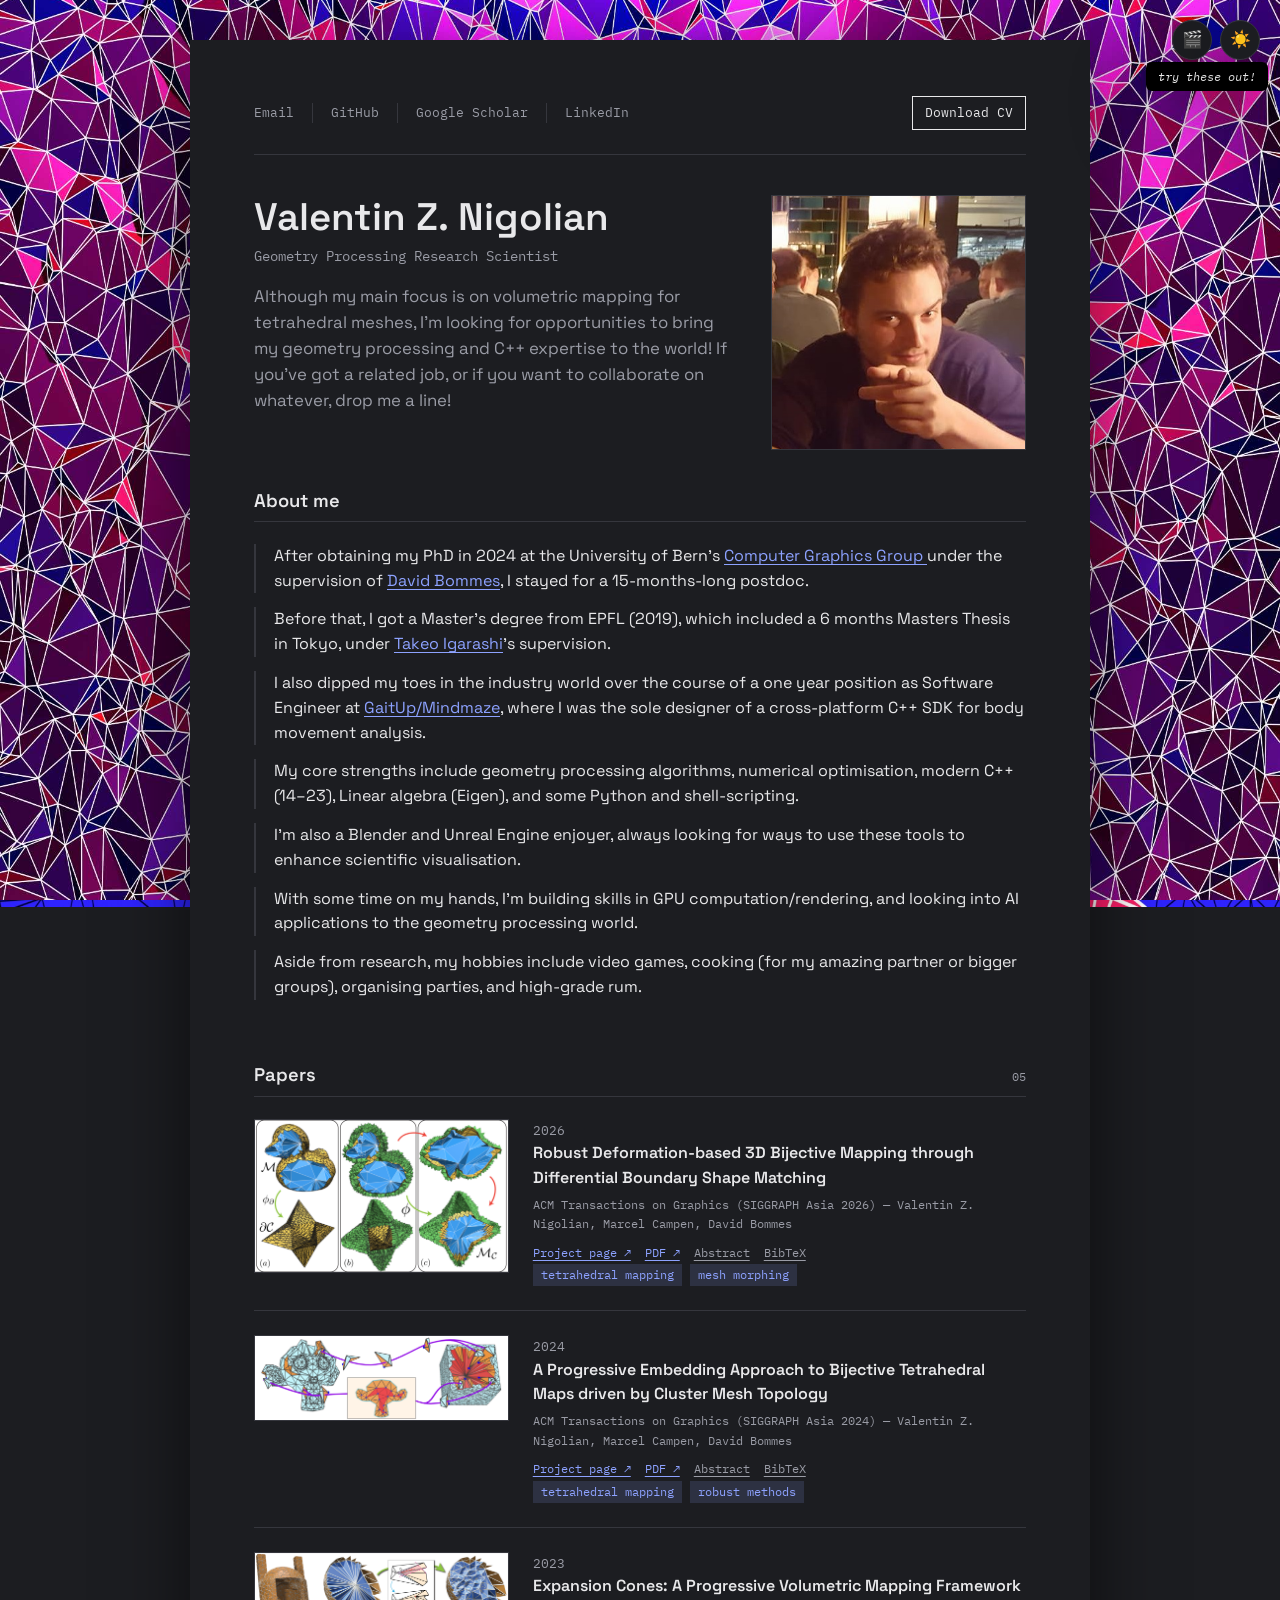
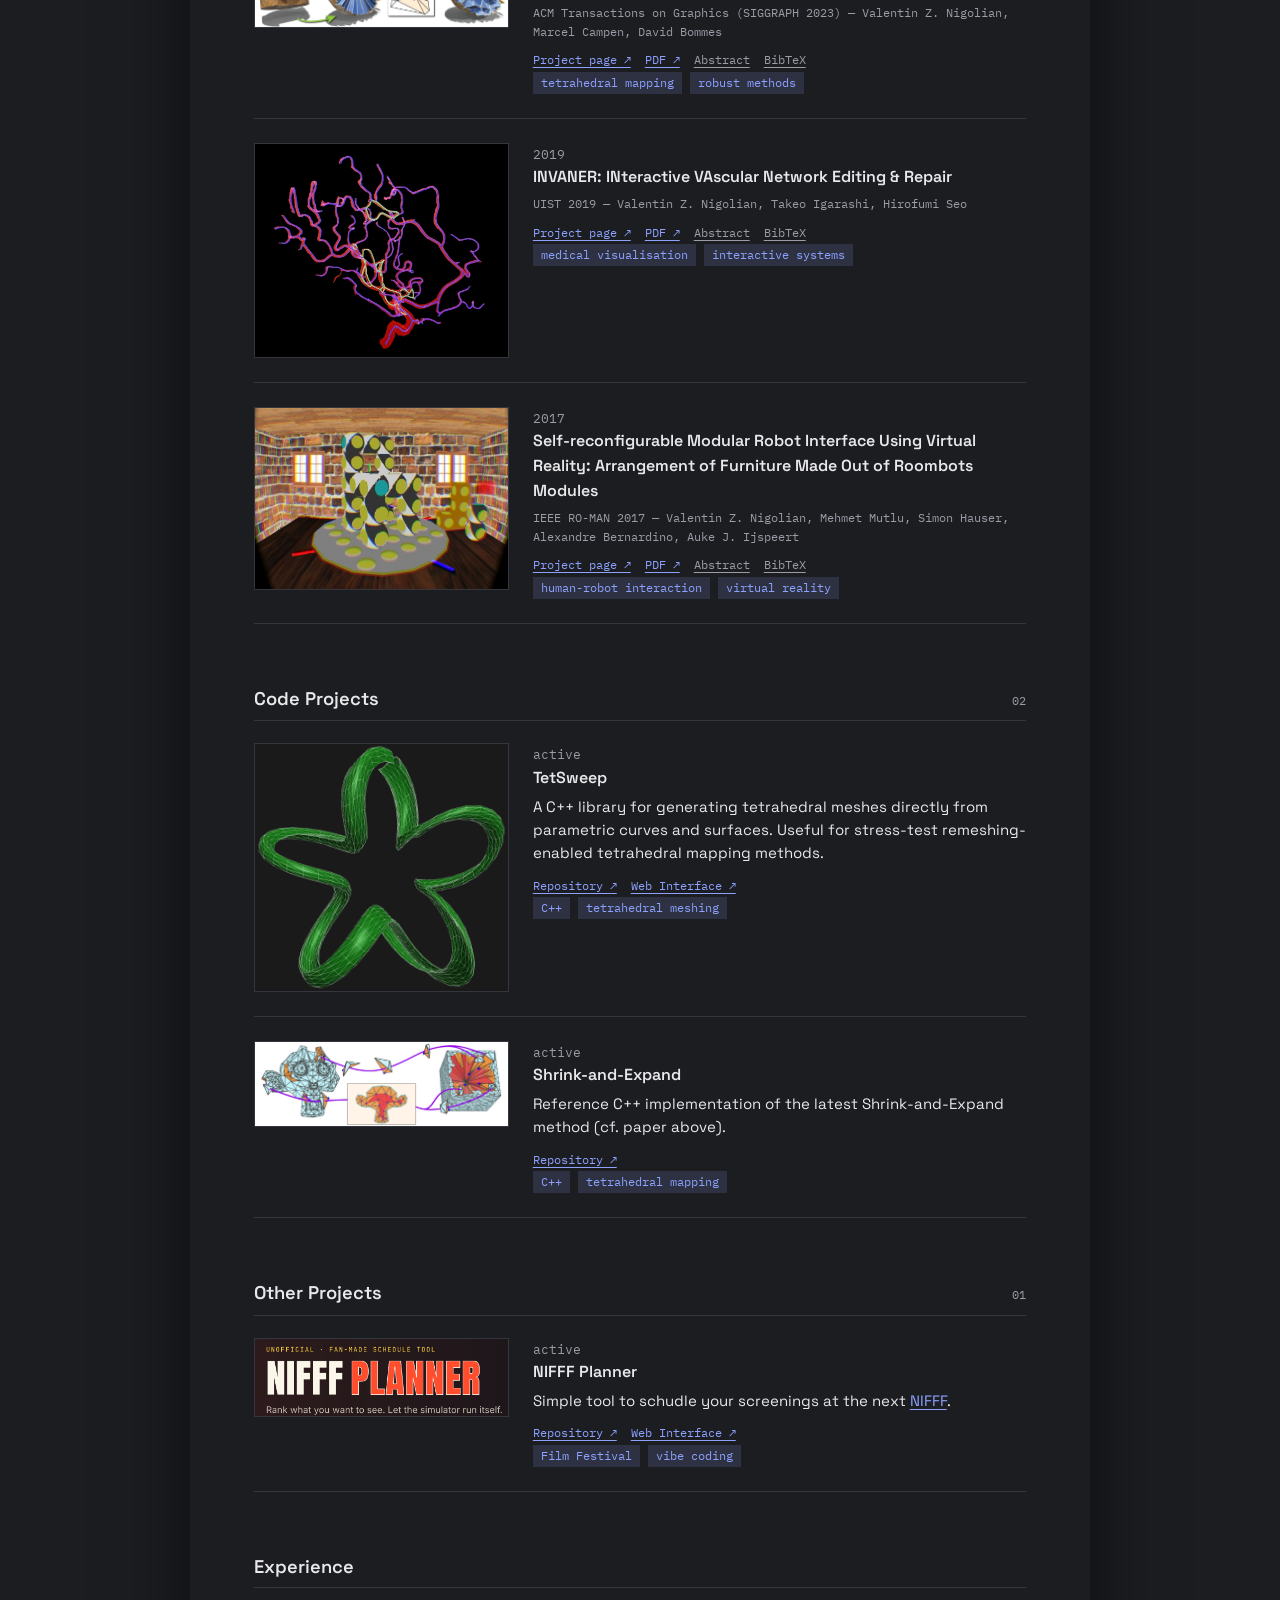
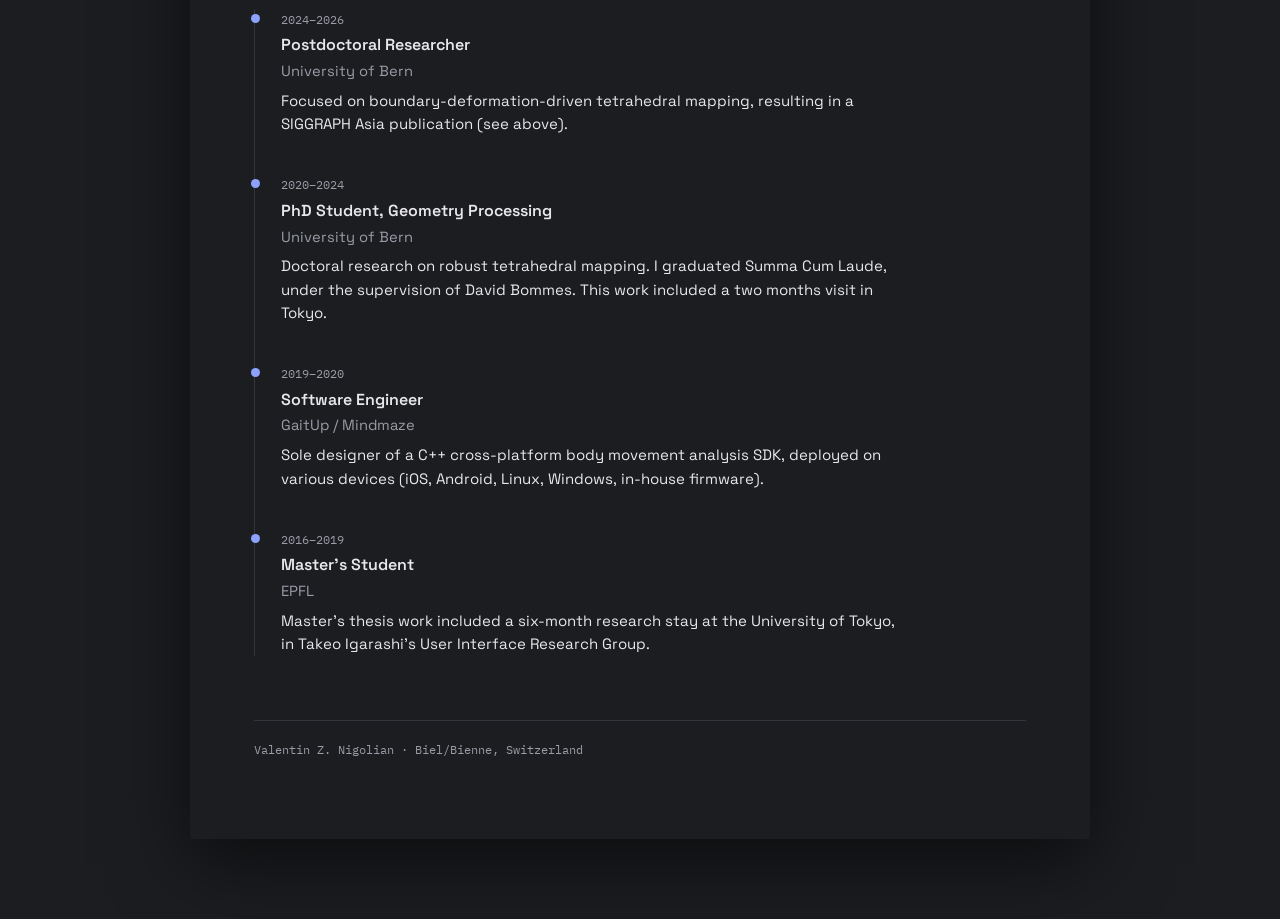
<file: index.html>
<!DOCTYPE html>
<html lang="en">
<head>
<meta charset="UTF-8" />
<meta name="viewport" content="width=device-width, initial-scale=1.0" />
<title>Valentin Z. Nigolian — Geometry Processing Researcher</title>
<meta name="description" content="Valentin Nigolian — research on volumetric mapping for tetrahedral meshes, and C++ engineering for geometry processing." />
<link rel="preconnect" href="https://fonts.googleapis.com" />
<link rel="preconnect" href="https://fonts.gstatic.com" crossorigin />
<link href="https://fonts.googleapis.com/css2?family=Space+Grotesk:wght@400;500;600&family=IBM+Plex+Mono:wght@400;500&display=swap" rel="stylesheet" />
<link rel="stylesheet" href="styles.css" />
<!-- Backdrop image: preloaded so the browser starts fetching it right
     away instead of waiting to parse styles.css first, which is what
     caused the visible pop-in. This preloads the DARK image since dark
     is the default theme — someone who has chosen light before will
     load images/bg-light.jpg a moment later instead (no preload for
     that one, since we can't know their saved choice this early without
     giving up the preload's head start). Update this path if you rename
     images/bg-dark.jpg. -->
<link rel="preload" as="image" href="images/bg-dark.jpg" fetchpriority="high" />
<script>
  // Applied before first paint so there's no flash of the wrong theme.
  // Dark is the default whenever the person hasn't chosen one before.
  (function () {
    var saved = localStorage.getItem("theme");
    document.documentElement.dataset.theme = saved === "light" ? "light" : "dark";
  })();

  // Sets the starting backdrop mode ("animation", always) before first
  // paint too (rather than leaving it to background-live.js, which only
  // runs after the page has already been parsed and painted at least
  // once) — and stores it on window so background-live.js reads this SAME
  // value instead of hardcoding its own copy. The html[data-bg-mode=...]
  // rule in styles.css uses this same attribute to hide body's static
  // background-image from the very first paint for voronoi/circles, in
  // case the mode is later switched to one of those before this script's
  // own first draw — animation mode itself deliberately leaves body's
  // photo showing, as its own loading-fallback.
  (function () {
    window.__initialBgMode = "animation";
    document.documentElement.dataset.bgMode = "animation";
  })();
</script>
</head>
<body>

<!-- Interactive backdrop: hidden (display:none) in "animation" mode, where
     the two layer divs below paint instead. See background-live.js for the
     Voronoi/Delaunay logic. -->
<canvas id="bg-canvas" aria-hidden="true"></canvas>

<!-- Only used in "animation" mode: two stacked, scroll-scrubbed frame
     images cross-faded between (layer B on top, its opacity is the
     fractional part of the current scroll-to-frame position) so scrolling
     between two adjacent frames dissolves smoothly instead of hard-cutting
     — see updateAnimationFrame() in background-live.js. Hidden the rest of
     the time; body's own theme background-image (styles.css) shows through
     beneath them whenever a frame hasn't loaded yet, so there's a sane
     fallback instead of a blank flash while frames are still loading. -->
<div id="bg-anim-layer-a" class="bg-anim-layer" aria-hidden="true"></div>
<div id="bg-anim-layer-b" class="bg-anim-layer" aria-hidden="true"></div>

<button id="bg-mode-toggle" class="theme-toggle bg-mode-toggle" type="button" aria-label="Switch backdrop mode">🔺</button>
<button id="theme-toggle" class="theme-toggle" type="button" aria-label="Switch between light and dark theme">🌙</button>

<!-- Only shown in "voronoi" mode (see applyMode() in background-live.js),
     sitting right below the two corner buttons. A single on/off setting
     reads more usably as a checkbox than a lone radio button, which can't
     be toggled back off by clicking it again. -->
<div id="voronoi-controls" class="bg-controls-panel" hidden>
  <label class="bg-controls-row">
    <input type="checkbox" id="voronoi-smooth-checkbox" />
    smooth
  </label>
  <label class="bg-controls-row">
    drag
    <input type="number" id="voronoi-drag-distance" min="1" max="200" step="1" />
    px
  </label>
</div>

<!-- Only shown in "circles" mode. "repulse" is a different kind of
     smoothing than Voronoi's "smooth": overlapping clusters gently push
     each other apart instead of relaxing points toward Voronoi-cell
     centroids. -->
<div id="circles-controls" class="bg-controls-panel" hidden>
  <label class="bg-controls-row">
    <input type="checkbox" id="circle-repulse-checkbox" />
    repulse
  </label>
</div>

<!-- Three-stage hint, entirely in-memory (see the hintStage state machine
     in background-live.js) — always starts here on every reload, hard or
     soft, nothing persisted:
       1. This one ("try these out!"), sitting just below the two corner
          buttons, blinking slowly.
       2. Once either corner button has actually been used, this one hides
          and #bg-click-hint below takes over instead (only actually shown
          while in "voronoi"/"circles" mode though, since "animation"
          doesn't respond to clicking the backdrop at all).
       3. Once the backdrop itself has been clicked at least once, that one
          disappears too, for the rest of this visit. -->
<div id="bg-hint" class="bg-hint" aria-hidden="true">
  <div class="bg-hint-box">try these out!</div>
</div>

<!-- Stage 2 of the hint above — sitting to the LEFT of the two corner
     buttons instead of below them. See updateHintVisibility() in
     background-live.js. -->
<div id="bg-click-hint" class="bg-click-hint" aria-hidden="true" hidden>
  <div class="bg-click-hint-box">click anywhere on the background!</div>
</div>

<main>
  <div class="content">

    <div class="topbar mono" id="topbar"></div>

    <div class="hero">
      <div>
        <h1 data-site-name></h1>
        <div class="hero-role mono" data-site-role></div>
        <p class="tagline" data-site-tagline></p>
      </div>
      <div class="hero-visuals">
        <div class="profile-pic-wrap">
          <img id="profile-pic" src="images/black_square.png" alt="" />
        </div>
      </div>
    </div>

    <section id="about" aria-labelledby="about-h">
      <div class="section-heading">
        <h2 id="about-h">About me</h2>
      </div>
      <ul class="about-list" id="about-list"></ul>
    </section>

    <section id="papers" aria-labelledby="papers-h">
      <div class="section-heading">
        <h2 id="papers-h">Papers</h2>
        <span class="section-count mono" id="papers-count">00</span>
      </div>
      <div class="entry-list" id="papers-list"></div>
    </section>

    <section id="code-projects" aria-labelledby="code-projects-h">
      <div class="section-heading">
        <h2 id="code-projects-h">Code Projects</h2>
        <span class="section-count mono" id="code-projects-count">00</span>
      </div>
      <div class="entry-list" id="code-projects-list"></div>
    </section>

    <section id="other-projects" aria-labelledby="other-projects-h">
      <div class="section-heading">
        <h2 id="other-projects-h">Other Projects</h2>
        <span class="section-count mono" id="other-projects-count">00</span>
      </div>
      <div class="entry-list" id="other-projects-list"></div>
    </section>

    <section id="awards" aria-labelledby="awards-h">
      <div class="section-heading">
        <h2 id="awards-h">Awards & Funding</h2>
        <span class="section-count mono" id="awards-count">00</span>
      </div>
      <div class="entry-list" id="awards-list"></div>
    </section>

    <section id="experience" aria-labelledby="experience-h">
      <div class="section-heading">
        <h2 id="experience-h">Experience</h2>
      </div>
      <div class="timeline" id="experience-timeline"></div>
    </section>

    <footer>
      <span data-site-name></span> · Biel/Bienne, Switzerland
    </footer>

  </div>
</main>

<script src="vendor/d3-delaunay.min.js"></script>
<script src="background-live.js"></script>
<script src="data.js"></script>
<script src="script.js"></script>
</body>
</html>
</file>
<file: styles.css>
/* ---------------------------------------------------------------------
   Tokens — dark theme is the default; [data-theme="light"] overrides
   below. Everything else in this file reads these variables rather than
   hardcoding colors, so the whole page (including the center column)
   follows whichever theme is active.
--------------------------------------------------------------------- */
:root {
  --paper: #1c1d21;
  --paper-alt: #26272c;
  --ink: #e8e8ea;
  --muted: #9a9ca6;
  --line: #35363d;
  --accent: #8da2ff;
  --accent-dim: #8da2ff26;

  /* Tint laid over the backdrop image so it stays legible/muted behind
     the center column, regardless of the image's own colors. */
  --backdrop-tint: rgba(10, 10, 12, 0.0);
  --content-shadow: 0 25px 70px rgba(0, 0, 0, 0.55);
  /* Swap these two filenames for your own dark/light backdrop images —
     nothing else needs to change, the toggle already switches this. */
  --bg-image: url("images/bg-dark.jpg");

  --font-display: "Space Grotesk", -apple-system, BlinkMacSystemFont, sans-serif;
  --font-mono: "IBM Plex Mono", ui-monospace, SFMono-Regular, Menlo, monospace;

  /* Ideal max width of the whole centered column on a wide screen — nav,
     hero, about, and every entry row (image + text) all size off this one
     value. Tweak this single number to make the page narrower or wider;
     the entry thumbnail stays exactly 1/3 of it automatically. */
  --content-w: 900px;
  --gutter: clamp(24px, 5vw, 64px);
}

:root[data-theme="light"] {
  --paper: #fafaf8;
  --paper-alt: #f1f1ec;
  --ink: #17181c;
  --muted: #6b6d76;
  --line: #dcdcd6;
  --accent: #2648d6;
  --accent-dim: #2648d61a;

  --backdrop-tint: rgba(255, 255, 255, 0.0);
  --content-shadow: 0 25px 70px rgba(0, 0, 0, 0.15);
  --bg-image: url("images/bg-light.jpg");
}

* {
  box-sizing: border-box;
}

html {
  -webkit-text-size-adjust: 100%;
  scroll-behavior: smooth;
}

@media (prefers-reduced-motion: reduce) {
  html {
    scroll-behavior: auto;
  }
}

body {
  margin: 0;
  color: var(--ink);
  font-family: var(--font-display);
  font-size: 16px;
  line-height: 1.55;

  /* Placeholder backdrop — one image per theme, via --bg-image (declared
     per theme up in :root / [data-theme="light"] above). Swap those two
     url()s for your own images whenever you have them; nothing else
     needs to change. The tint keeps it muted behind the (opaque) center
     column and adapts with the theme. */
  background-color: var(--paper);
  background-image: linear-gradient(var(--backdrop-tint), var(--backdrop-tint)), var(--bg-image);
  /* "cover" is the only setting that guarantees the image always fills
     the full viewport with zero letterbox bands, on any window shape —
     it scales up whichever dimension is short, then crops the other.
     Trade-off: which side gets cropped (and how much) shifts with the
     window's aspect ratio, so a wide window may crop the sides while a
     narrow one crops top/bottom instead. There's no setting that avoids
     all cropping AND guarantees full coverage on every window shape. */
  background-size: cover;
  background-position: center;
  background-attachment: fixed;
  background-repeat: no-repeat;
}

/* The inline script in index.html's <head> picks the random starting
   backdrop mode before first paint and stores it as html[data-bg-mode].
   "voronoi"/"circles" fully replace body's background with the canvas the
   moment background-live.js runs (see #bg-canvas below) — but that's a
   beat after the page's first paint, so without this rule body's own
   static photo would still get one visible frame first. Hiding it here,
   keyed off the same attribute, means that frame never happens. Left
   alone for "animation": there, body's photo is the deliberate fallback
   while frames are loading, so it should keep showing at first paint. */
html[data-bg-mode="voronoi"] body,
html[data-bg-mode="circles"] body {
  background-image: none;
}

img {
  max-width: 100%;
  display: block;
}

a {
  color: var(--accent);
  text-decoration-thickness: 1px;
  text-underline-offset: 3px;
}

a:hover {
  text-decoration-thickness: 2px;
}

:focus-visible {
  outline: 2px solid var(--accent);
  outline-offset: 3px;
}

h1, h2, h3 {
  font-family: var(--font-display);
  line-height: 1.15;
  margin: 0;
  font-weight: 600;
}

p {
  margin: 0 0 1em;
  max-width: 62ch;
}

.mono {
  font-family: var(--font-mono);
}

/* ---------------------------------------------------------------------
   Layout shell: centered single content column
--------------------------------------------------------------------- */
main {
  width: 100%;
  padding: 40px var(--gutter) 80px;
}

.content {
  max-width: var(--content-w);
  margin: 0 auto;
  background: var(--paper);
  box-shadow: var(--content-shadow);
  padding: 56px var(--gutter) 80px;
  /* Explicitly stacked above #bg-canvas (z-index: 0) — see the comment
     there for why this pair of non-negative z-indices, rather than a
     negative one on the canvas, is what actually makes the backdrop
     clickable in its margins while staying behind the visible card. */
  position: relative;
  z-index: 1;
}

@media (max-width: 860px) {
  main {
    padding: 20px var(--gutter) 40px;
  }
  .content {
    padding-top: 32px;
  }
}

/* ---------------------------------------------------------------------
   Theme toggle — corner button, dark is the default theme.

   position: absolute rather than fixed (also true of .bg-controls-panel,
   .bg-hint and .bg-click-hint below) — scrolls away with the rest of the
   page instead of staying pinned to the viewport. On a phone-sized
   screen a pinned button/hint sits on top of the content underneath it
   for the entire scroll, which is much more of a nuisance than on
   desktop; scrolling it away with the page (it's only ever needed near
   the top anyway, right when the backdrop is first seen) avoids that.
   The backdrop itself (#bg-canvas, .bg-anim-layer) stays position: fixed
   — only this UI chrome moves.
--------------------------------------------------------------------- */
.theme-toggle {
  position: absolute;
  top: 20px;
  right: 20px;
  z-index: 10;
  width: 40px;
  height: 40px;
  border-radius: 50%;
  border: 1px solid var(--line);
  background: var(--paper);
  color: var(--ink);
  font-size: 1.05rem;
  line-height: 1;
  cursor: pointer;
  display: flex;
  align-items: center;
  justify-content: center;
  box-shadow: var(--content-shadow);
}

.theme-toggle:hover {
  border-color: var(--accent);
}

/* The backdrop-mode button sits just to the left of the theme toggle. */
.bg-mode-toggle {
  right: 68px;
}

/* Per-mode controls panel — one instance for "voronoi" (#voronoi-controls:
   "smooth" + "drag") and one for "circles" (#circles-controls: "repulse"),
   each shown only in its own mode (toggled via the [hidden] attribute in
   applyMode(), background-live.js) — never both at once, since only one
   mode is ever active. Sits right below the two round buttons, same spot
   the "try these out!" hint uses (also never at the same time as that:
   switching mode requires clicking a button, which already dismisses the
   hint for good). */
.bg-controls-panel {
  position: absolute;
  top: 62px;
  right: 12px;
  z-index: 9;
  display: flex;
  flex-direction: column;
  gap: 8px;
  padding: 10px 14px;
  border-radius: 10px;
  border: 1px solid var(--line);
  background: var(--paper);
  color: var(--ink);
  box-shadow: var(--content-shadow);
  font-family: var(--font-mono);
  font-size: 0.82rem;
}

/* Belt and suspenders: a plain class selector's specificity ties with the
   UA stylesheet's [hidden] rule, and ours is declared later in the
   cascade, so without this explicit override the panel could stay
   visible even while [hidden] is set on it. */
.bg-controls-panel[hidden] {
  display: none;
}

.bg-controls-row {
  display: flex;
  align-items: center;
  gap: 7px;
  cursor: pointer;
  user-select: none;
  white-space: nowrap;
}

.bg-controls-row input[type="checkbox"] {
  cursor: pointer;
}

.bg-controls-row input[type="number"] {
  width: 52px;
  background: var(--paper-alt);
  border: 1px solid var(--line);
  border-radius: 4px;
  color: var(--ink);
  font-family: var(--font-mono);
  font-size: 0.82rem;
  padding: 2px 6px;
  cursor: text;
}

/* "try these out!" nudge, sitting right below the two corner buttons.
   Pure decoration (pointer-events is off so it never blocks a click) —
   blinks slowly to draw the eye until either button is used, then just
   disappears — see advanceHintTo() in background-live.js. */
.bg-hint {
  position: absolute;
  top: 62px;
  right: 12px;
  z-index: 9;
  pointer-events: none;
}

.bg-hint.is-hidden {
  display: none;
}

.bg-hint-box {
  padding: 5px 12px;
  border-radius: 6px;
  font-family: var(--font-mono);
  font-size: 0.78rem;
  font-style: italic;
  /* Always literal black/white (not the theme's --paper, which is an
     off-black/off-white) so it pops against the colorful backdrop
     underneath, in either theme. */
  background: #000;
  color: #fff;
  box-shadow: var(--content-shadow);
  animation: bg-hint-blink 1.8s ease-in-out infinite;
}

:root[data-theme="light"] .bg-hint-box {
  background: #fff;
  color: #000;
}

@keyframes bg-hint-blink {
  0%, 100% {
    opacity: 1;
  }
  50% {
    opacity: 0.3;
  }
}

/* Persistent "click anywhere..." reminder — see updateClickHint() in
   background-live.js. Unlike .bg-hint above (which nudges once, below the
   buttons, then vanishes for good), this one sticks around for as long as
   a click-driven mode ("voronoi"/"circles") stays active, sitting to the
   LEFT of the two corner buttons instead. Only "right" is set (no width),
   so it hugs the buttons and grows further left as needed for the text —
   same reasoning as .theme-toggle/.bg-mode-toggle being corner-anchored. */
.bg-click-hint {
  position: absolute;
  top: 20px;
  right: 116px;
  z-index: 9;
  height: 40px;
  display: flex;
  align-items: center;
  pointer-events: none;
}

.bg-click-hint[hidden] {
  display: none;
}

.bg-click-hint-box {
  padding: 5px 12px;
  border-radius: 6px;
  font-family: var(--font-mono);
  font-size: 0.78rem;
  font-style: italic;
  white-space: nowrap;
  /* Same literal black/white treatment as .bg-hint-box, for the same
     reason: needs to pop against whichever colorful backdrop is behind it
     in either theme. */
  background: #000;
  color: #fff;
  box-shadow: var(--content-shadow);
}

:root[data-theme="light"] .bg-click-hint-box {
  background: #fff;
  color: #000;
}

/* ---------------------------------------------------------------------
   Interactive backdrop canvas (Voronoi / Delaunay-circles modes) — see
   background-live.js. Hidden by default; shown only while one of those
   modes is active, at which point it fully replaces the plain
   background-image on body (drawing its own solid --paper fill each
   frame).

   Deliberately z-index: 0 rather than a negative value: a NEGATIVE
   z-index on a fixed/absolute element paints it behind <body>'s own box
   in the stacking order, even though body has no visible background —
   body (and main, and anything else non-positioned) still sits in a
   higher paint layer and silently swallows every click across its full
   invisible box. Using 0 here (a normal, non-negative stacking level)
   and promoting .content to z-index: 1 gets the same visual result —
   canvas behind the content card — while keeping the canvas reachable
   by clicks everywhere main's transparent padding would otherwise have
   intercepted them.
--------------------------------------------------------------------- */
#bg-canvas {
  display: none;
  position: fixed;
  inset: 0;
  z-index: 0;
  touch-action: none;
}

/* "animation" mode's two cross-faded frame layers — see the comment on
   these elements in index.html and updateAnimationFrame() in
   background-live.js. Same z-index reasoning as #bg-canvas above (0, not
   negative, so main's padding stays clickable); position: fixed keeps
   each layer pinned to the viewport as its own element, so — unlike
   body's background-attachment: fixed — no attachment property is needed
   to stop it scrolling with the page. Layer B sits on top and fades in
   over layer A as its own opacity, driven directly by scroll position. */
.bg-anim-layer {
  display: none;
  position: fixed;
  inset: 0;
  z-index: 0;
  background-size: cover;
  background-position: center;
  background-repeat: no-repeat;
  pointer-events: none;
}

#bg-anim-layer-b {
  opacity: 0;
}

/* ---------------------------------------------------------------------
   Top contact bar — email, links, CV, in a horizontal line above the hero
--------------------------------------------------------------------- */
.topbar {
  display: flex;
  flex-wrap: wrap;
  align-items: center;
  gap: 18px;
  padding-bottom: 24px;
  margin-bottom: 40px;
  border-bottom: 1px solid var(--line);
}

.topbar a {
  font-family: var(--font-mono);
  font-size: 0.8rem;
  color: var(--muted);
  text-decoration: none;
  padding-left: 18px;
  border-left: 1px solid var(--line);
}

.topbar a:first-child {
  padding-left: 0;
  border-left: none;
}

.topbar a:hover {
  color: var(--accent);
}

.topbar a.cv-button {
  color: var(--ink);
  border: 1px solid var(--ink);
  padding: 6px 12px;
  margin-left: auto;
}

.topbar a.cv-button:hover {
  background: var(--ink);
  color: var(--paper);
}

/* ---------------------------------------------------------------------
   Hero
--------------------------------------------------------------------- */
.hero {
  display: flex;
  gap: 32px;
  align-items: start;
  margin-bottom: 40px;
}

.hero-visuals {
  display: flex;
  flex: 0 0 33%; /* profile picture column = 1/3 of the content width */
  min-width: 0; /* same fix as .entry-thumb: don't let a real photo's
    intrinsic size override the 33% flex-basis */
  gap: 16px;
}

.profile-pic-wrap {
  width: 100%;
  aspect-ratio: 1 / 1;
  border: 1px solid var(--line);
  overflow: hidden;
  flex-shrink: 0;
}

.profile-pic-wrap img {
  width: 100%;
  height: 100%;
  object-fit: cover;
}

.hero h1 {
  font-size: clamp(1.8rem, 3vw, 2.4rem);
  margin-bottom: 6px;
}

.hero-role {
  color: var(--muted);
  font-size: 0.9rem;
  margin-bottom: 16px;
}

.hero .tagline {
  color: var(--muted);
  font-size: 1.05rem;
  max-width: 52ch;
}

@media (max-width: 640px) {
  .hero {
    flex-direction: column;
  }
  .hero-visuals {
    order: -1;
    flex-basis: auto;
    width: 33%;
  }
}

@media (max-width: 860px) {
  section {
    scroll-margin-top: 72px;
  }
}

/* ---------------------------------------------------------------------
   Sections
--------------------------------------------------------------------- */
section {
  margin-bottom: 64px;
}

.section-heading {
  display: flex;
  align-items: baseline;
  justify-content: space-between;
  border-bottom: 1px solid var(--line);
  padding-bottom: 10px;
  margin-bottom: 22px;
}

.section-heading h2 {
  font-size: 1.15rem;
}

.section-count {
  font-family: var(--font-mono);
  font-size: 0.78rem;
  color: var(--muted);
}

/* About */
.about-list {
  margin: 0;
  padding: 0;
  list-style: none;
  display: flex;
  flex-direction: column;
  gap: 14px;
}

.about-list li {
  padding-left: 18px;
  border-left: 2px solid var(--line);
}

/* Bibliographic list rows: papers, projects, awards */
.entry-list {
  display: flex;
  flex-direction: column;
}

.entry {
  padding: 24px 0;
  border-bottom: 1px solid var(--line);
  display: flex;
  align-items: flex-start;
  gap: 24px;
}

.entry-main {
  flex: 1;
  min-width: 0; /* let text wrap/shrink instead of overflowing the row */
}

.entry-thumb {
  flex: 0 0 33%; /* fixed one-third of the row width, always — a wide
    image no longer pushes the text below it, since the two sit in
    separate flex columns rather than the text flowing/wrapping around
    a float. */
  /* Flex items default to min-width:auto, which for a replaced element
     like <img> resolves to its own intrinsic (natural pixel) size — that
     silently overrides flex-basis as a floor, so a large real photo would
     balloon past 33% and squeeze the text to nothing. min-width:0 removes
     that floor so flex-basis:33% is actually what wins. */
  min-width: 0;
  /* height is intentionally NOT set: with only width fixed, the browser
     computes height purely from the image's own intrinsic aspect ratio,
     so nothing is ever cropped or stretched — a wide image just ends up
     shorter, a tall one ends up taller, exactly as it should. */
  border: 1px solid var(--line);
  background: var(--paper-alt);
}

@media (max-width: 560px) {
  .entry {
    flex-direction: column;
  }
  .entry-thumb {
    flex-basis: auto;
    width: 100%;
  }
}

.entry:first-child {
  padding-top: 0;
}

.entry-year {
  font-family: var(--font-mono);
  font-size: 0.82rem;
  color: var(--muted);
  padding-top: 2px;
}

.entry-title {
  font-size: 1rem;
  font-weight: 600;
  margin-bottom: 4px;
}

.entry-meta {
  font-family: var(--font-mono);
  font-size: 0.78rem;
  color: var(--muted);
  margin-bottom: 6px;
}

.entry-desc {
  font-size: 0.94rem;
  color: var(--ink);
  margin-bottom: 8px;
}

.entry-tags {
  display: flex;
  flex-wrap: wrap;
  gap: 8px;
}

.tag {
  font-family: var(--font-mono);
  font-size: 0.72rem;
  color: var(--accent);
  background: var(--accent-dim);
  padding: 2px 8px;
}

.entry-links a {
  font-family: var(--font-mono);
  font-size: 0.78rem;
  margin-right: 14px;
}

.entry-toggle {
  font-family: var(--font-mono);
  font-size: 0.78rem;
  color: var(--muted);
  background: none;
  border: none;
  padding: 0;
  margin-right: 14px;
  cursor: pointer;
  text-decoration: underline;
  text-decoration-thickness: 1px;
  text-underline-offset: 3px;
}

.entry-toggle:hover {
  color: var(--accent);
}

.entry-panel {
  margin-top: 12px;
  padding: 14px 16px;
  background: var(--paper-alt);
  border: 1px solid var(--line);
}

.entry-panel p {
  margin: 0;
  font-size: 0.9rem;
  max-width: none;
}

.entry-bibtex {
  margin: 0 0 10px;
  padding: 0;
  font-size: 0.76rem;
  line-height: 1.5;
  white-space: pre;
  overflow-x: auto;
  color: var(--ink);
}

.entry-copy {
  font-family: var(--font-mono);
  font-size: 0.72rem;
  color: var(--ink);
  background: var(--paper);
  border: 1px solid var(--ink);
  padding: 4px 10px;
  cursor: pointer;
}

.entry-copy:hover {
  background: var(--ink);
  color: var(--paper);
}

.entry.is-archived {
  opacity: 0.55;
}

/* Timeline (Experience — genuinely sequential) */
.timeline {
  position: relative;
  padding-left: 26px;
  border-left: 1px solid var(--line);
}

.timeline-item {
  position: relative;
  padding-bottom: 32px;
}

.timeline-item:last-child {
  padding-bottom: 0;
}

.timeline-item::before {
  content: "";
  position: absolute;
  left: -30px;
  top: 4px;
  width: 9px;
  height: 9px;
  background: var(--accent);
  border-radius: 50%;
}

.timeline-dates {
  font-family: var(--font-mono);
  font-size: 0.78rem;
  color: var(--muted);
  margin-bottom: 4px;
}

.timeline-role {
  font-weight: 600;
  margin-bottom: 2px;
}

.timeline-org {
  color: var(--muted);
  font-size: 0.92rem;
  margin-bottom: 6px;
}

footer {
  border-top: 1px solid var(--line);
  padding-top: 20px;
  margin-top: 40px;
  font-family: var(--font-mono);
  font-size: 0.76rem;
  color: var(--muted);
}

@media (prefers-reduced-motion: reduce) {
  * {
    animation-duration: 0.001ms !important;
    transition-duration: 0.001ms !important;
  }
}
</file>
